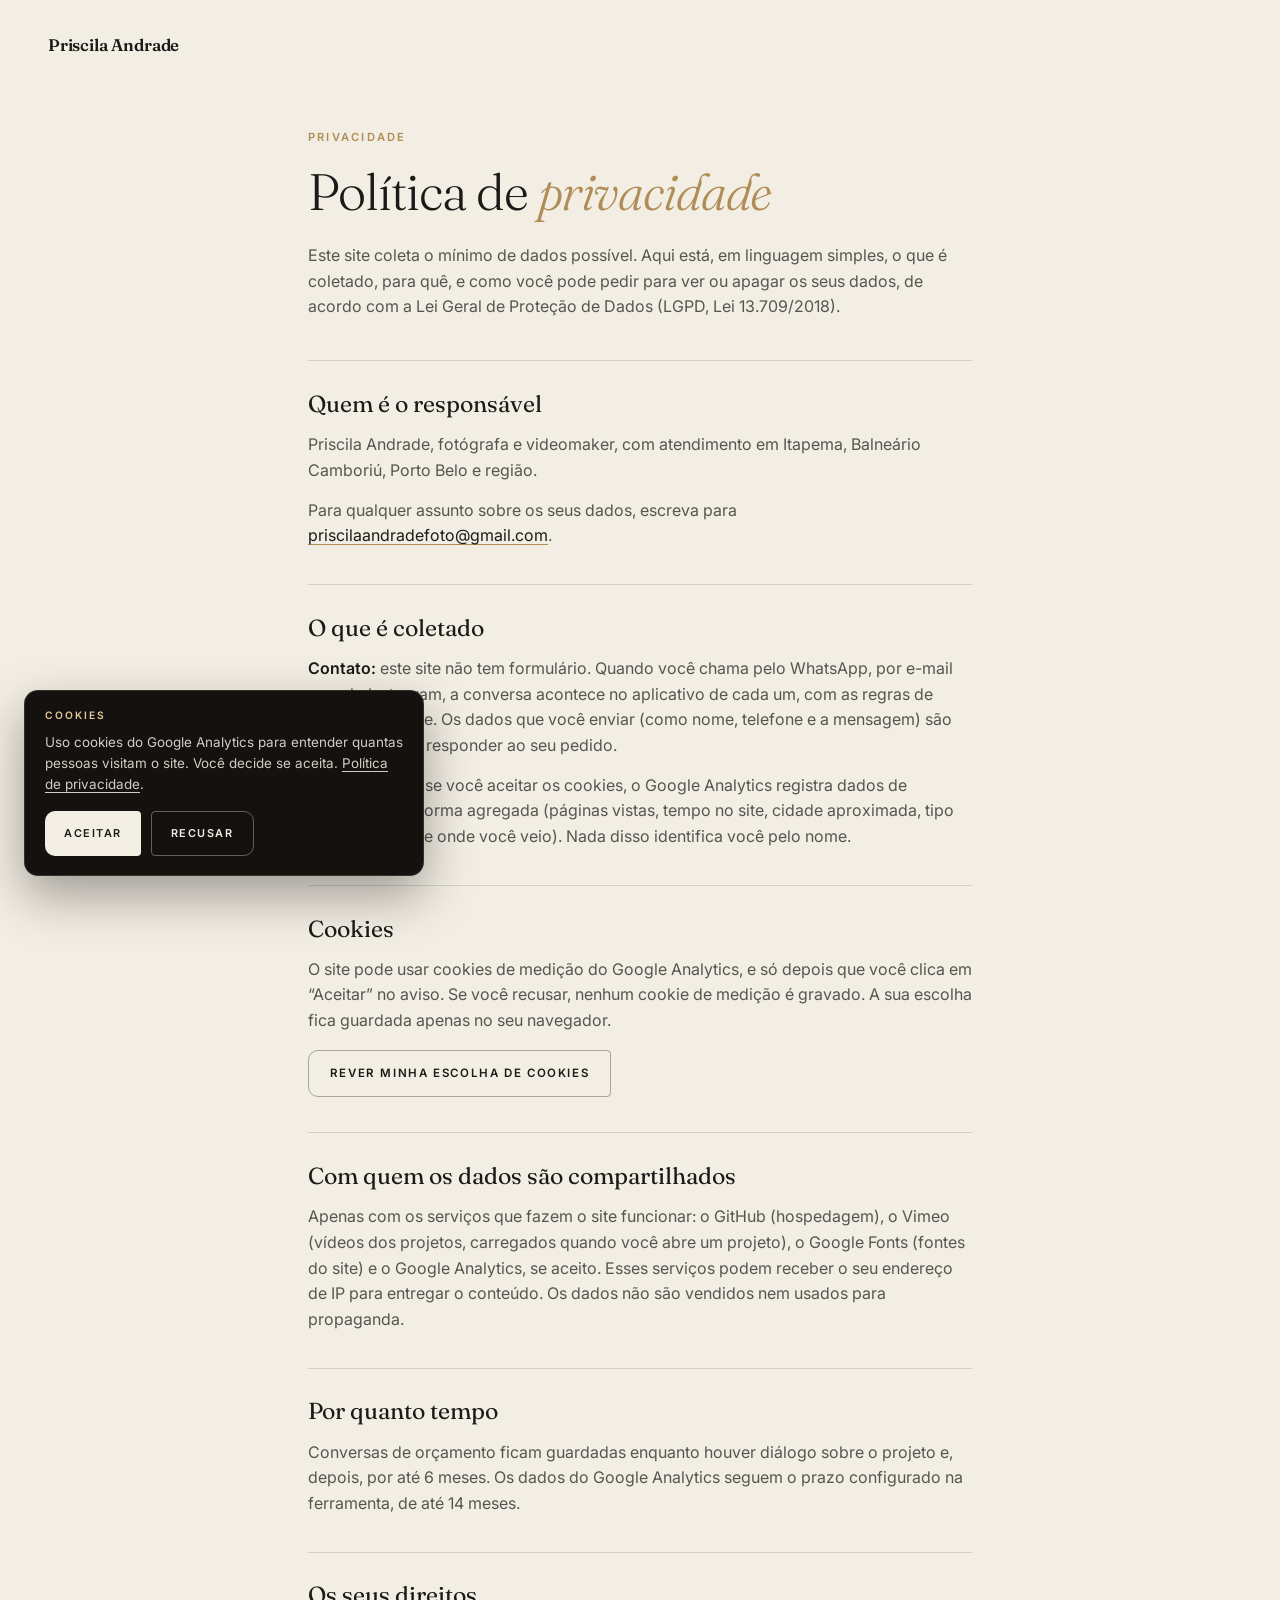
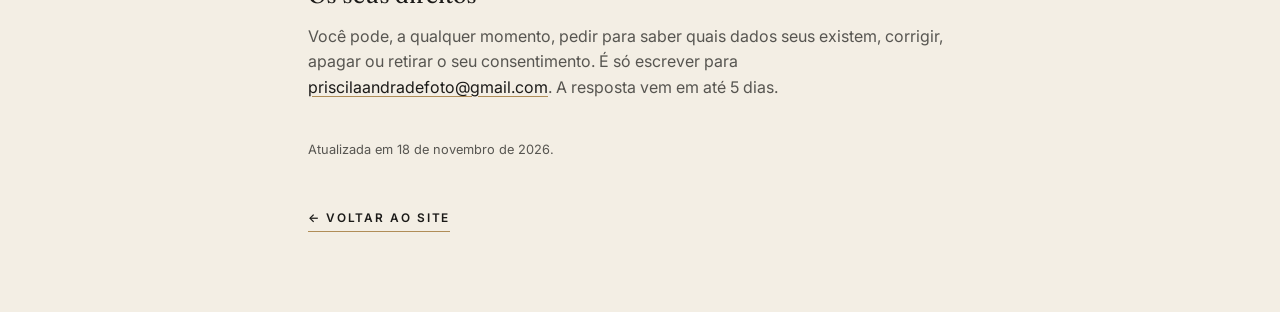
<file: privacidade/index.html>
<!doctype html>
<html lang="pt-BR">
<head>
<meta charset="UTF-8">
<meta name="viewport" content="width=device-width, initial-scale=1, viewport-fit=cover">
<meta name="color-scheme" content="light">
<link rel="canonical" href="https://priscilaandradefoto.com.br/privacidade/">
<link rel="icon" href="/favicon.ico" sizes="any">
<link rel="icon" type="image/png" sizes="512x512" href="/favicon-512.png">
<link rel="apple-touch-icon" href="/apple-touch-icon.png">
<title>Política de privacidade — Priscila Andrade</title>
<meta name="description" content="Como o site de Priscila Andrade trata dados pessoais e cookies, em linguagem simples, de acordo com a LGPD.">
<link rel="preconnect" href="https://fonts.googleapis.com">
<link rel="preconnect" href="https://fonts.gstatic.com" crossorigin>
<link href="https://fonts.googleapis.com/css2?family=Fraunces:ital,opsz,wght@0,9..144,300;0,9..144,400;0,9..144,600;1,9..144,400&family=Inter:wght@400;500;600&display=swap" rel="stylesheet">
<style>
:root{ --bg:#F3EEE4; --ink:#1B1A18; --ink-soft:rgba(27,26,24,.72); --gold:#B08D57; --serif:'Fraunces',Georgia,serif; --sans:'Inter',-apple-system,BlinkMacSystemFont,sans-serif; }
*{ box-sizing:border-box; margin:0; padding:0; }
body{ background:var(--bg); color:var(--ink); font-family:var(--sans); line-height:1.6; -webkit-font-smoothing:antialiased; overflow-x:hidden; }
a{ color:inherit; }
.top{ padding:clamp(1.25rem,3vw,2rem) clamp(1.25rem,4vw,3rem); }
.brand{ font-family:var(--serif); font-weight:600; font-size:1.05rem; letter-spacing:-.01em; text-decoration:none; }
main{ max-width:760px; margin:0 auto; padding:2rem clamp(1.25rem,4vw,3rem) 5rem; }
.tag{ font-size:.7rem; letter-spacing:.2em; text-transform:uppercase; color:var(--gold); font-weight:600; }
h1{ font-family:var(--serif); font-weight:300; font-size:clamp(2rem,5vw,3.2rem); line-height:1.1; letter-spacing:-.02em; margin:1rem 0 1.4rem; }
h1 em{ font-style:italic; color:var(--gold); }
h2{ font-family:var(--serif); font-weight:400; font-size:1.45rem; line-height:1.2; margin-bottom:.9rem; }
.intro,.bloco p{ color:var(--ink-soft); }
.intro{ margin-bottom:2.5rem; }
.bloco{ border-top:1px solid rgba(27,26,24,.14); padding-top:1.8rem; margin-top:2.2rem; }
.bloco p + p{ margin-top:.9rem; }
.bloco strong{ color:var(--ink); font-weight:600; }
.bloco a{ color:var(--ink); text-decoration-color:var(--gold); text-underline-offset:3px; }
.bloco a:hover{ color:var(--gold); }
.btn-rever{ font:inherit; cursor:pointer; margin-top:1rem; font-size:.72rem; letter-spacing:.14em; text-transform:uppercase; font-weight:600; background:transparent; color:var(--ink); border:1px solid rgba(27,26,24,.35); border-radius:10px 4px 4px 10px; padding:.85rem 1.3rem; }
.btn-rever:hover{ border-color:var(--ink); }
.voltar{ display:inline-block; margin-top:3rem; font-size:.74rem; letter-spacing:.16em; text-transform:uppercase; font-weight:600; text-decoration:none; border-bottom:1px solid var(--gold); padding-bottom:3px; }
.data{ margin-top:2.5rem; font-size:.8rem; color:var(--ink-soft); }
</style>
</head>
<body>
<header class="top"><a href="/" class="brand">Priscila Andrade</a></header>
<main>
  <span class="tag">Privacidade</span>
  <h1>Política de <em>privacidade</em></h1>
  <p class="intro">Este site coleta o mínimo de dados possível. Aqui está, em linguagem simples, o que é coletado, para quê, e como você pode pedir para ver ou apagar os seus dados, de acordo com a Lei Geral de Proteção de Dados (LGPD, Lei 13.709/2018).</p>

  <section class="bloco">
    <h2>Quem é o responsável</h2>
    <p>Priscila Andrade, fotógrafa e videomaker, com atendimento em Itapema, Balneário Camboriú, Porto Belo e região.</p>
    <p>Para qualquer assunto sobre os seus dados, escreva para <a href="mailto:priscilaandradefoto@gmail.com">priscilaandradefoto@gmail.com</a>.</p>
  </section>

  <section class="bloco">
    <h2>O que é coletado</h2>
    <p><strong>Contato:</strong> este site não tem formulário. Quando você chama pelo WhatsApp, por e-mail ou pelo Instagram, a conversa acontece no aplicativo de cada um, com as regras de privacidade dele. Os dados que você enviar (como nome, telefone e a mensagem) são usados só para responder ao seu pedido.</p>
    <p><strong>Visitas ao site:</strong> se você aceitar os cookies, o Google Analytics registra dados de navegação de forma agregada (páginas vistas, tempo no site, cidade aproximada, tipo de aparelho e de onde você veio). Nada disso identifica você pelo nome.</p>
  </section>

  <section class="bloco">
    <h2>Cookies</h2>
    <p>O site pode usar cookies de medição do Google Analytics, e só depois que você clica em “Aceitar” no aviso. Se você recusar, nenhum cookie de medição é gravado. A sua escolha fica guardada apenas no seu navegador.</p>
    <button type="button" class="btn-rever" id="reverCookies" hidden>Rever minha escolha de cookies</button>
  </section>

  <section class="bloco">
    <h2>Com quem os dados são compartilhados</h2>
    <p>Apenas com os serviços que fazem o site funcionar: o GitHub (hospedagem), o Vimeo (vídeos dos projetos, carregados quando você abre um projeto), o Google Fonts (fontes do site) e o Google Analytics, se aceito. Esses serviços podem receber o seu endereço de IP para entregar o conteúdo. Os dados não são vendidos nem usados para propaganda.</p>
  </section>

  <section class="bloco">
    <h2>Por quanto tempo</h2>
    <p>Conversas de orçamento ficam guardadas enquanto houver diálogo sobre o projeto e, depois, por até 6 meses. Os dados do Google Analytics seguem o prazo configurado na ferramenta, de até 14 meses.</p>
  </section>

  <section class="bloco">
    <h2>Os seus direitos</h2>
    <p>Você pode, a qualquer momento, pedir para saber quais dados seus existem, corrigir, apagar ou retirar o seu consentimento. É só escrever para <a href="mailto:priscilaandradefoto@gmail.com">priscilaandradefoto@gmail.com</a>. A resposta vem em até 5 dias.</p>
  </section>

  <p class="data">Atualizada em 18 de novembro de 2026.</p>
  <a class="voltar" href="/">&larr; Voltar ao site</a>
</main>
<script src="/cookies.js?v=20261118"></script>
<script>
  (function(){ var b=document.getElementById('reverCookies'); if(window.paCookies&&window.paCookies.ativo){ b.hidden=false; b.addEventListener('click',window.paCookies.rever); } })();
</script>
</body>
</html>
</file>
